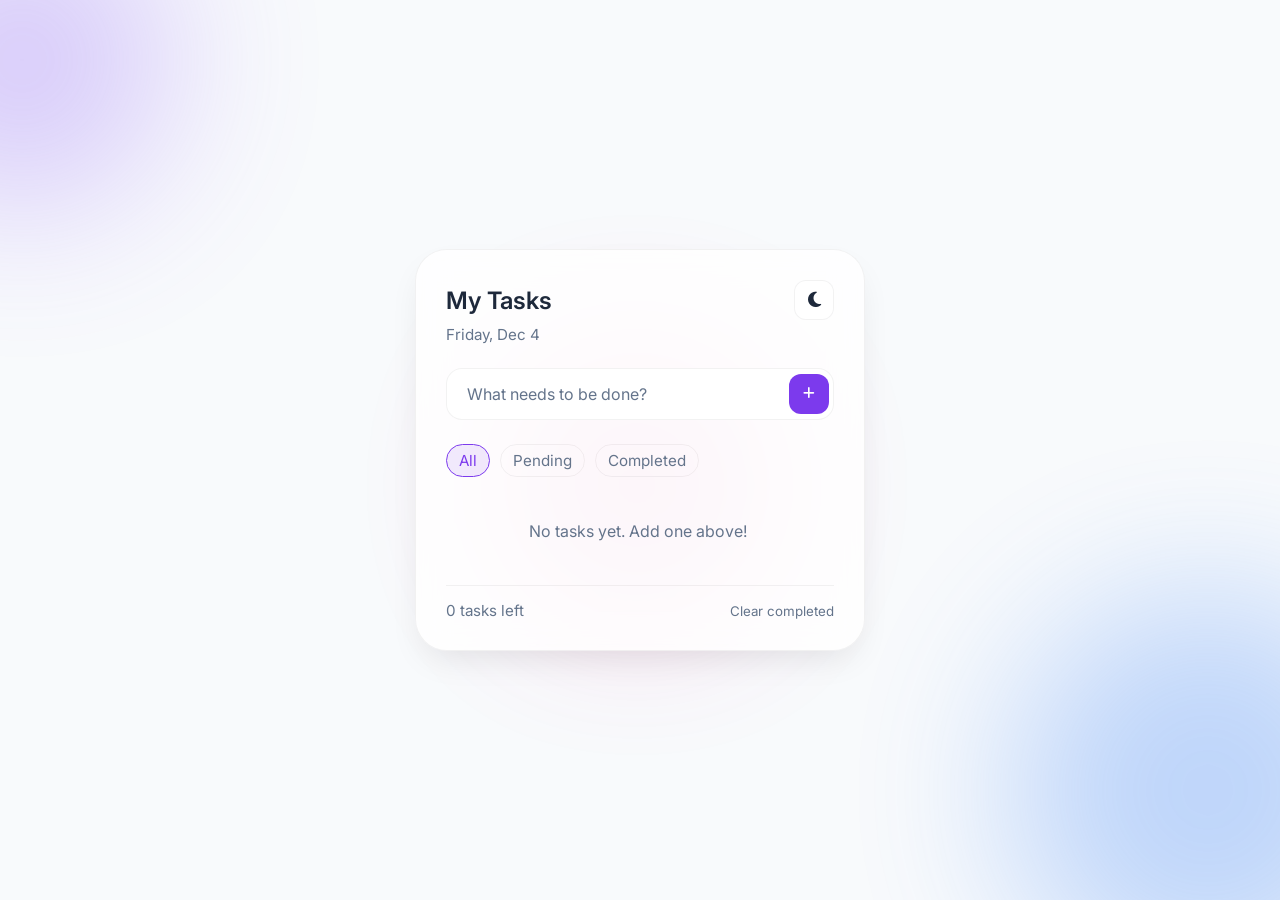
<file: index.html>
<!DOCTYPE html>
<html lang="en">
<head>
    <meta charset="UTF-8">
    <meta name="viewport" content="width=device-width, initial-scale=1.0">
    <title>Beautiful To-Do List</title>
    <link rel="stylesheet" href="style.css">
    <link href="https://fonts.googleapis.com/css2?family=Inter:wght@400;500;600&display=swap" rel="stylesheet">
    <link rel="stylesheet" href="https://cdnjs.cloudflare.com/ajax/libs/font-awesome/6.4.0/css/all.min.css">
</head>
<body>
    <div class="background-blobs">
        <div class="blob shape-1"></div>
        <div class="blob shape-2"></div>
        <div class="blob shape-3"></div>
    </div>
    
    <div class="container">
        <header>
            <div class="header-top">
                <h1>My Tasks</h1>
                <button id="theme-toggle" aria-label="Toggle dark mode">
                    <i class="fas fa-moon"></i>
                </button>
            </div>
            <p id="date-display">Today</p>
        </header>

        <form id="todo-form">
            <div class="input-group">
                <input type="text" id="todo-input" placeholder="What needs to be done?" autocomplete="off" required>
                <button type="submit" id="add-btn"><i class="fas fa-plus"></i></button>
            </div>
        </form>

        <div class="filters">
            <button class="filter-btn active" data-filter="all">All</button>
            <button class="filter-btn" data-filter="pending">Pending</button>
            <button class="filter-btn" data-filter="completed">Completed</button>
        </div>

        <ul id="todo-list">
            <!-- Tasks will be added here -->
        </ul>
        
        <div class="todo-stats">
            <span id="task-counter">0 tasks left</span>
            <button id="clear-completed">Clear completed</button>
        </div>
    </div>

    <script src="script.js"></script>
</body>
</html>
</file>
<file: style.css>
:root {
    /* Light Mode (Standard) */
    --bg-color: #f8fafc; /* Slate 50 */
    --container-bg: rgba(255, 255, 255, 0.8);
    --text-primary: #1e293b; /* Slate 800 */
    --text-secondary: #64748b; /* Slate 500 */
    --text-accent: #ffffff;
    --accent-color: #7c3aed; /* Violet 600 */
    --accent-hover: #6d28d9;
    --input-bg: rgba(255, 255, 255, 0.9);
    --border-color: rgba(0, 0, 0, 0.05);
    --card-bg: rgba(255, 255, 255, 0.5);
    --card-hover: rgba(255, 255, 255, 0.8);
    --shadow-color: rgba(0, 0, 0, 0.1);
    --blob-opacity: 0.3;
    --filter-active-bg: rgba(124, 58, 237, 0.1);
    --filter-active-text: #7c3aed;
    --scrollbar-thumb: rgba(0, 0, 0, 0.1);
}

body.dark-mode {
    /* Dark Mode (Current Theme) */
    --bg-color: #0f172a; /* Slate 900 */
    --container-bg: rgba(30, 41, 59, 0.7); /* Slate 800 */
    --text-primary: #ffffff;
    --text-secondary: #94a3b8; /* Slate 400 */
    --text-accent: #ffffff;
    --accent-color: #8b5cf6; /* Violet 500 */
    --accent-hover: #7c3aed;
    --input-bg: rgba(15, 23, 42, 0.6);
    --border-color: rgba(255, 255, 255, 0.1);
    --card-bg: rgba(15, 23, 42, 0.4);
    --card-hover: rgba(15, 23, 42, 0.6);
    --shadow-color: rgba(0, 0, 0, 0.4);
    --blob-opacity: 0.6;
    --filter-active-bg: rgba(139, 92, 246, 0.2);
    --filter-active-text: #c4b5fd;
    --scrollbar-thumb: rgba(255, 255, 255, 0.1);
}

* {
    margin: 0;
    padding: 0;
    box-sizing: border-box;
    font-family: 'Inter', sans-serif;
    transition: background-color 0.3s ease, color 0.3s ease, border-color 0.3s ease, box-shadow 0.3s ease;
}

body {
    background-color: var(--bg-color);
    color: var(--text-primary);
    min-height: 100vh;
    display: flex;
    justify-content: center;
    align-items: center;
    padding: 20px;
    position: relative;
    overflow: hidden;
}

/* Background animated blobs */
.background-blobs {
    position: absolute;
    width: 100vw;
    height: 100vh;
    top: 0;
    left: 0;
    z-index: -1;
    overflow: hidden;
}

.blob {
    position: absolute;
    filter: blur(80px);
    opacity: var(--blob-opacity);
    animation: float 10s infinite ease-in-out alternate;
}

.shape-1 {
    width: 300px;
    height: 300px;
    background: #8b5cf6; /* Violet */
    top: -10%;
    left: -10%;
    border-radius: 50%;
}

.shape-2 {
    width: 400px;
    height: 400px;
    background: #3b82f6; /* Blue */
    bottom: -10%;
    right: -10%;
    border-radius: 50%;
    animation-delay: -2s;
}

.shape-3 {
    width: 250px;
    height: 250px;
    background: #ec4899; /* Pink */
    top: 40%;
    left: 40%;
    border-radius: 50%;
    animation-delay: -5s;
}

@keyframes float {
    0% { transform: translate(0, 0) scale(1); }
    100% { transform: translate(30px, -30px) scale(1.1); }
}

/* Container */
.container {
    background: var(--container-bg);
    backdrop-filter: blur(16px);
    -webkit-backdrop-filter: blur(16px);
    border: 1px solid var(--border-color);
    border-radius: 32px;
    width: 100%;
    max-width: 450px;
    padding: 30px;
    box-shadow: 0 15px 35px -10px var(--shadow-color);
    display: flex;
    flex-direction: column;
    gap: 24px;
}

.header-top {
    display: flex;
    justify-content: space-between;
    align-items: center;
    margin-bottom: 5px;
}

header h1 {
    font-size: 1.5rem;
    font-weight: 600;
    color: var(--text-primary);
}

#theme-toggle {
    background: var(--card-bg);
    border: 1px solid var(--border-color);
    color: var(--text-primary);
    width: 40px;
    height: 40px;
    border-radius: 12px;
    cursor: pointer;
    display: flex;
    justify-content: center;
    align-items: center;
    font-size: 1.1rem;
    transition: all 0.2s;
}

#theme-toggle:hover {
    background: var(--card-hover);
    transform: translateY(-2px);
}

body.dark-mode #theme-toggle i::before {
    content: "\f185"; /* Sun icon for dark mode */
}

header p {
    color: var(--text-secondary);
    font-size: 0.95rem;
}

/* Form */
.input-group {
    position: relative;
    display: flex;
    align-items: center;
}

#todo-input {
    width: 100%;
    background: var(--input-bg);
    border: 1px solid var(--border-color);
    padding: 15px 50px 15px 20px;
    border-radius: 16px;
    color: var(--text-primary);
    font-size: 1rem;
    outline: none;
    transition: all 0.3s ease;
}

#todo-input::placeholder {
    color: var(--text-secondary);
}

#todo-input:focus {
    border-color: var(--accent-color);
    box-shadow: 0 0 0 4px var(--filter-active-bg);
}

#add-btn {
    position: absolute;
    right: 5px;
    top: 50%;
    transform: translateY(-50%);
    background: var(--accent-color);
    border: none;
    color: white;
    width: 40px;
    height: 40px;
    border-radius: 12px;
    cursor: pointer;
    transition: all 0.2s;
    display: flex;
    justify-content: center;
    align-items: center;
}

#add-btn:hover {
    background: var(--accent-hover);
    transform: translateY(-50%) scale(1.05);
}

#add-btn:active {
    transform: translateY(-50%) scale(0.95);
}

/* Filters */
.filters {
    display: flex;
    gap: 10px;
}

.filter-btn {
    background: transparent;
    border: 1px solid var(--border-color);
    color: var(--text-secondary);
    padding: 6px 12px;
    border-radius: 20px;
    font-size: 0.95rem;
    cursor: pointer;
    transition: all 0.2s;
}

.filter-btn:hover {
    color: var(--text-primary);
    background: var(--card-bg);
}

.filter-btn.active {
    background: var(--filter-active-bg);
    color: var(--filter-active-text);
    border-color: var(--filter-active-text);
}

/* List */
#todo-list {
    list-style: none;
    max-height: 350px;
    overflow-y: auto;
    padding-right: 5px;
    display: flex;
    flex-direction: column;
    gap: 16px;
}

#todo-list::-webkit-scrollbar {
    width: 6px;
}

#todo-list::-webkit-scrollbar-track {
    background: transparent;
}

#todo-list::-webkit-scrollbar-thumb {
    background: var(--scrollbar-thumb);
    border-radius: 10px;
}

/* Task Item */
.todo-item {
    background: var(--card-bg);
    border: 1px solid var(--border-color);
    padding: 12px 16px;
    border-radius: 16px;
    display: flex;
    align-items: center;
    justify-content: space-between;
    transition: all 0.3s ease;
    animation: fadeIn 0.3s ease forwards;
}

.todo-item:hover {
    background: var(--card-hover);
    transform: translateX(2px);
    border-color: var(--accent-color);
}

@keyframes fadeIn {
    from { opacity: 0; transform: translateY(10px); }
    to { opacity: 1; transform: translateY(0); }
}

.todo-content {
    display: flex;
    align-items: center;
    gap: 12px;
    flex: 1;
    cursor: pointer;
}

.checkbox {
    width: 20px;
    height: 20px;
    border: 2px solid var(--text-secondary);
    border-radius: 6px;
    display: flex;
    justify-content: center;
    align-items: center;
    transition: all 0.2s;
}

.todo-item.completed .checkbox {
    background: #10b981;
    border-color: #10b981;
}

.checkbox i {
    color: white;
    font-size: 12px;
    opacity: 0;
    transform: scale(0.5);
    transition: all 0.2s;
}

.todo-item.completed .checkbox i {
    opacity: 1;
    transform: scale(1);
}

.todo-text {
    flex: 1;
    color: var(--text-primary);
    transition: all 0.2s;
    word-break: break-word;
}

.todo-item.completed .todo-text {
    color: var(--text-secondary);
    text-decoration: line-through;
}

.delete-btn {
    background: transparent;
    border: none;
    color: #ef4444;
    cursor: pointer;
    opacity: 0;
    padding: 5px;
    transition: all 0.2s;
    border-radius: 6px;
}

.delete-btn:hover {
    background: rgba(239, 68, 68, 0.1);
}

.todo-item:hover .delete-btn {
    opacity: 0.7;
}

.todo-item:hover .delete-btn:hover {
    opacity: 1;
}

/* Stats */
.todo-stats {
    display: flex;
    justify-content: space-between;
    align-items: center;
    padding-top: 15px;
    border-top: 1px solid var(--border-color);
    font-size: 0.95rem;
    color: var(--text-secondary);
}

#clear-completed {
    background: transparent;
    border: none;
    color: var(--text-secondary);
    cursor: pointer;
    transition: color 0.2s;
}

#clear-completed:hover {
    color: #ef4444;
}

/* Responsive */
@media (max-width: 480px) {
    .container {
        padding: 20px;
        border-radius: 24px;
    }
}
</file>
